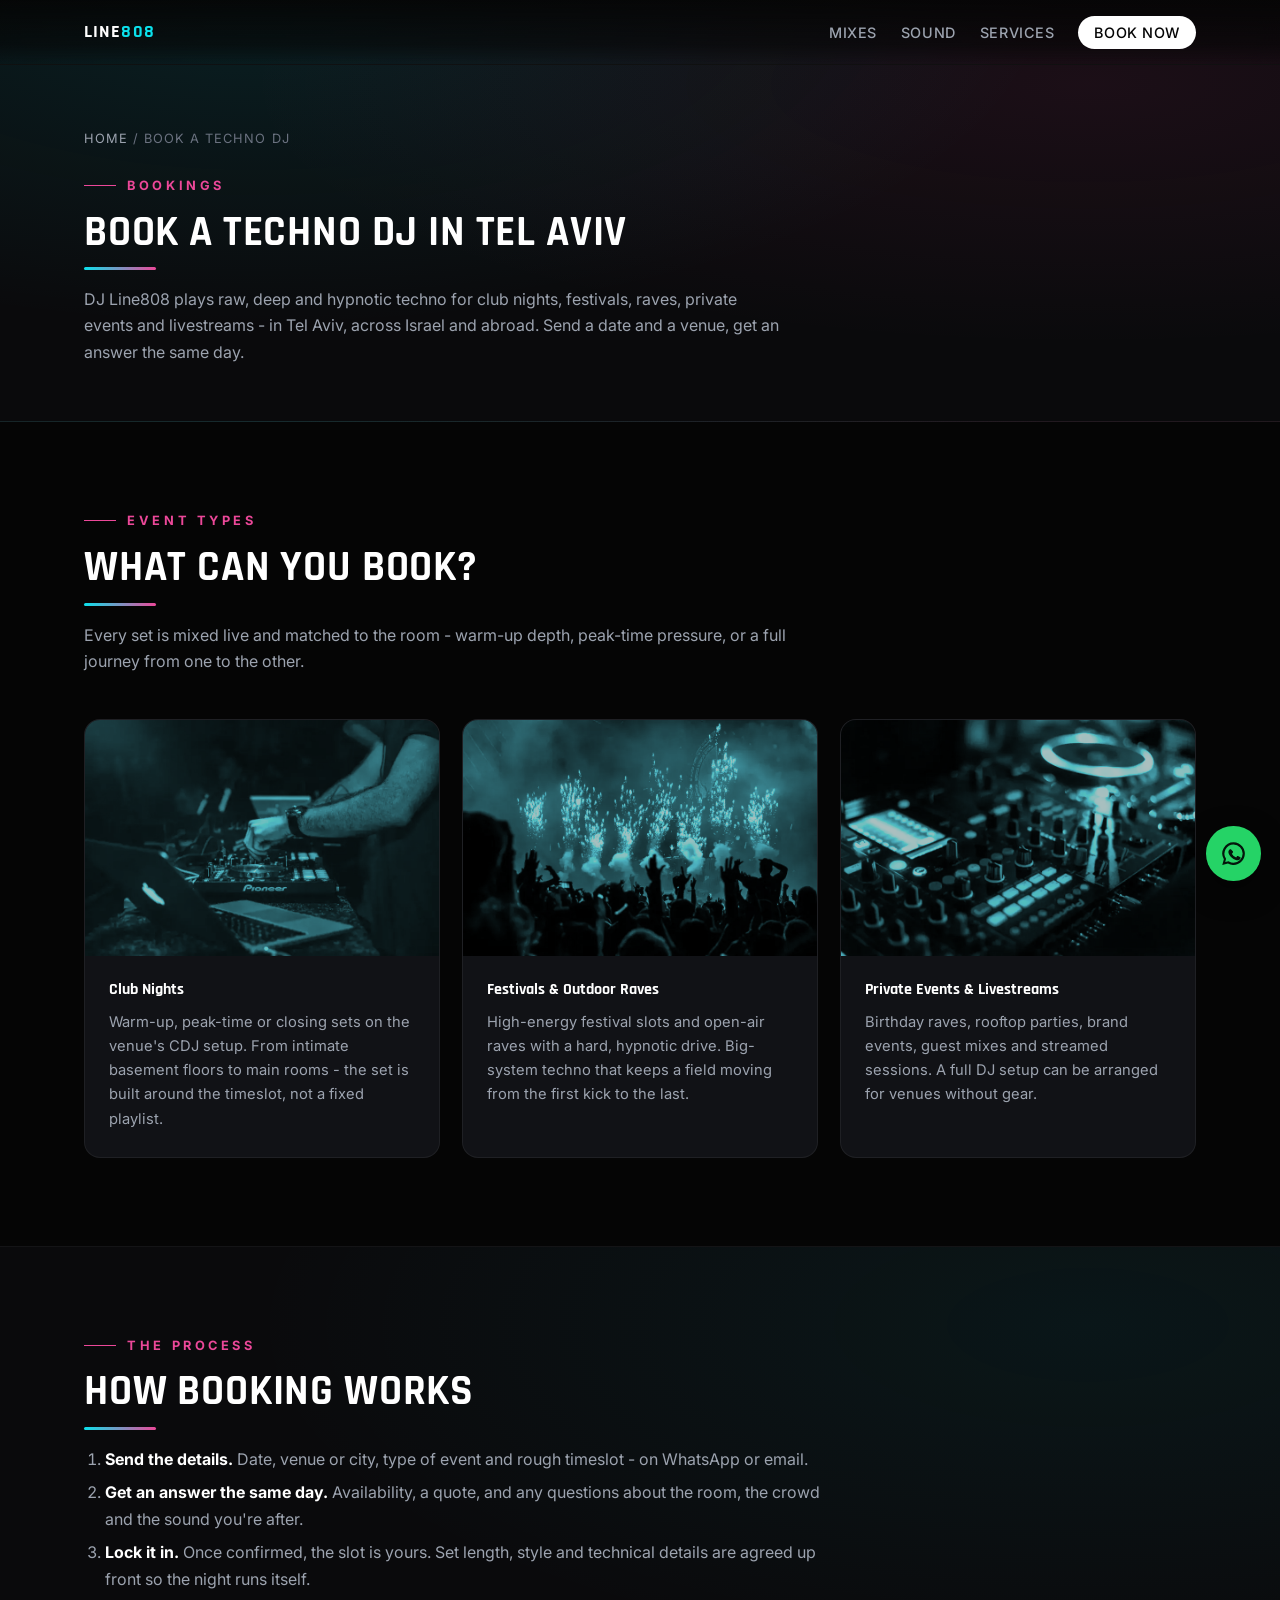
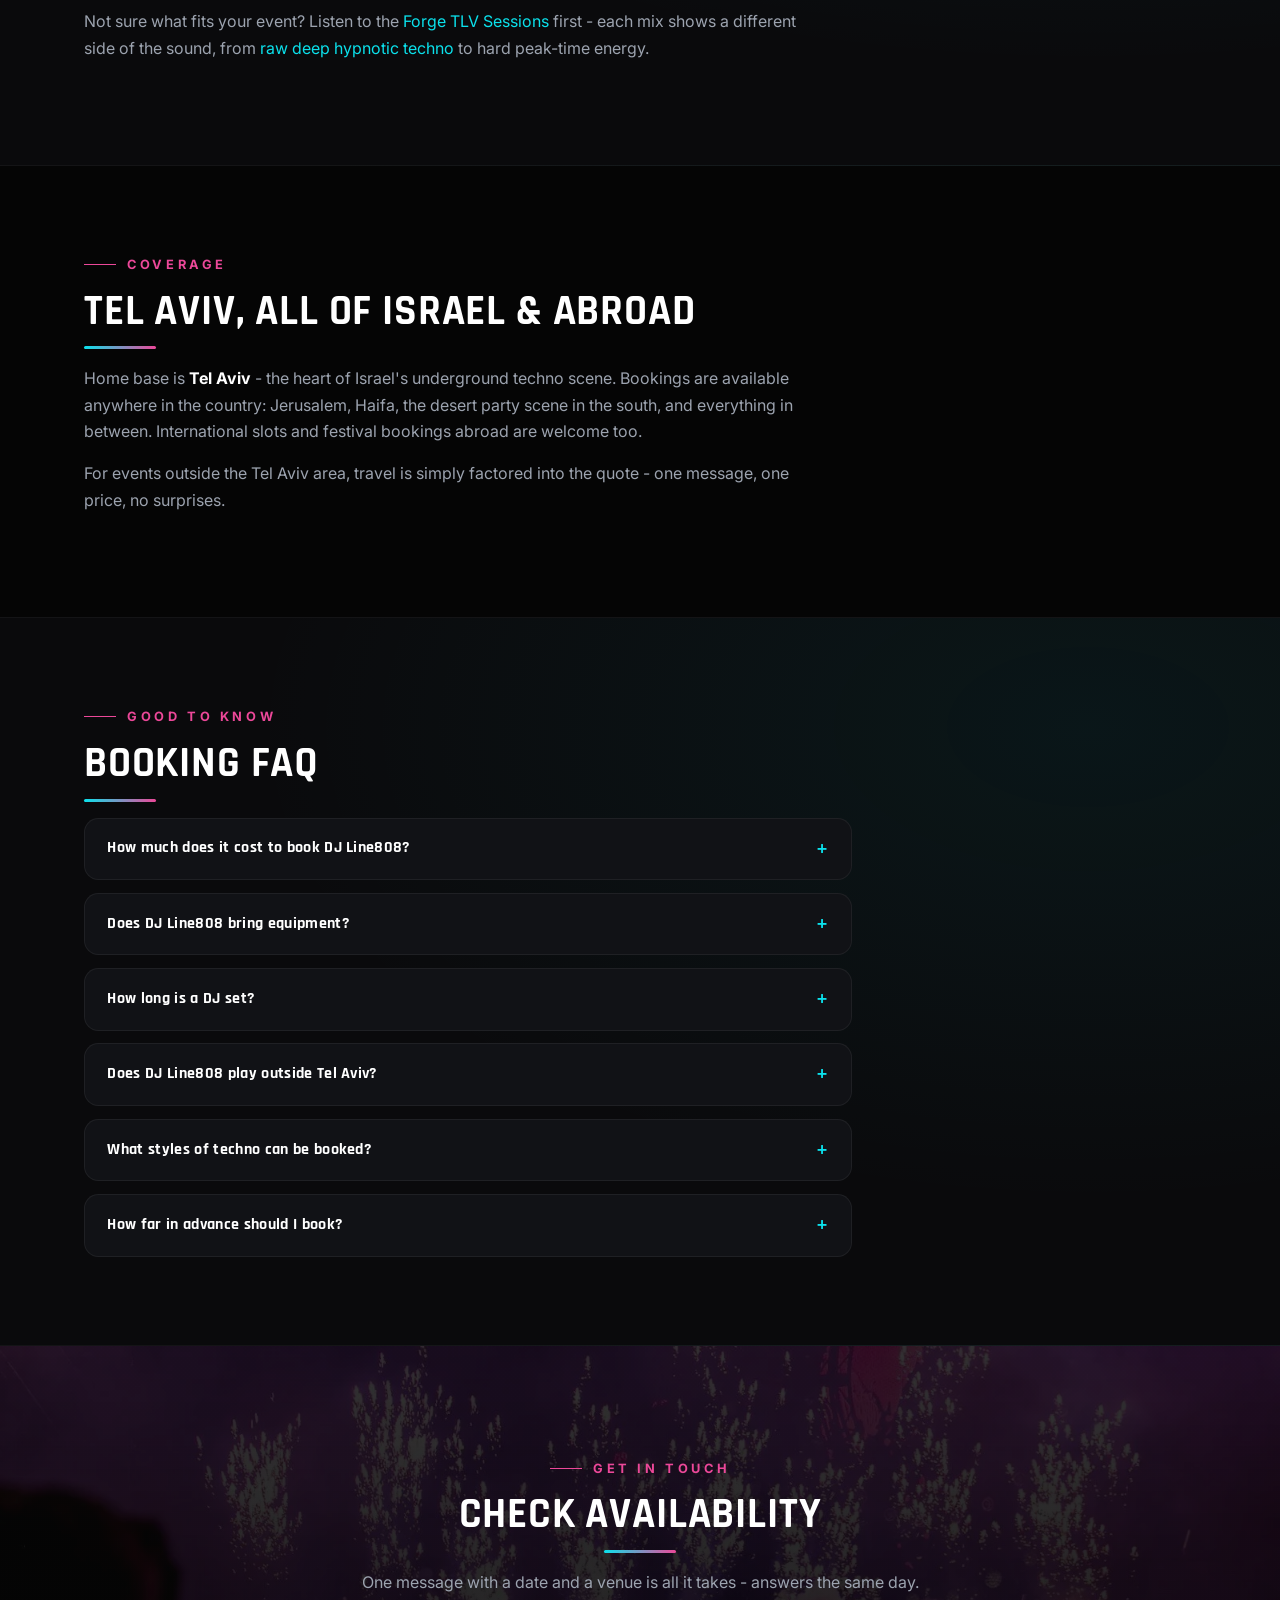
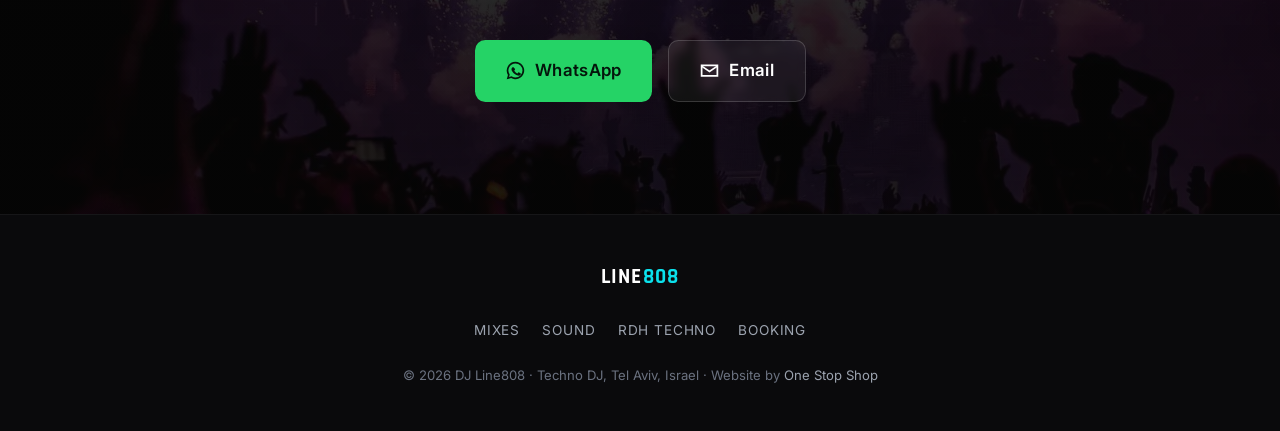
<file: book-techno-dj-tel-aviv/index.html>
<!doctype html>
<html lang="en">
  <head>
    <meta charset="UTF-8" />
    <meta name="viewport" content="width=device-width, initial-scale=1" />

    <title>Book a Techno DJ in Tel Aviv &amp; Israel | DJ Line808</title>
    <meta
      name="description"
      content="Book DJ Line808 - a techno DJ for club nights, festivals, raves, private parties and livestreams in Tel Aviv and across Israel. How booking works, what's included and answers to common questions."
    />
    <meta name="robots" content="index, follow" />
    <link rel="canonical" href="https://line808.com/book-techno-dj-tel-aviv/" />
    <meta name="theme-color" content="#050505" />

    <!-- Open Graph -->
    <meta property="og:type" content="website" />
    <meta property="og:site_name" content="DJ Line808" />
    <meta
      property="og:title"
      content="Book a Techno DJ in Tel Aviv &amp; Israel | DJ Line808"
    />
    <meta
      property="og:description"
      content="Club nights, festivals, raves, private events and livestreams. How booking DJ Line808 works, what's included and answers to common questions."
    />
    <meta
      property="og:url"
      content="https://line808.com/book-techno-dj-tel-aviv/"
    />
    <meta
      property="og:image"
      content="https://line808.com/assets/line808-og.jpg"
    />
    <meta property="og:image:width" content="1200" />
    <meta property="og:image:height" content="630" />

    <!-- Twitter -->
    <meta name="twitter:card" content="summary_large_image" />
    <meta
      name="twitter:title"
      content="Book a Techno DJ in Tel Aviv &amp; Israel | DJ Line808"
    />
    <meta
      name="twitter:description"
      content="Techno DJ for club nights, festivals, raves and private events across Israel."
    />
    <meta
      name="twitter:image"
      content="https://line808.com/assets/line808-og.jpg"
    />

    <!-- Icons / PWA -->
    <link rel="icon" href="/favicon.ico" sizes="any" />
    <link rel="icon" type="image/png" sizes="32x32" href="/favicon-32x32.png" />
    <link rel="icon" type="image/png" sizes="16x16" href="/favicon-16x16.png" />
    <link rel="apple-touch-icon" href="/apple-touch-icon.png" />
    <link rel="manifest" href="/site.webmanifest" />

    <!-- Fonts -->
    <link rel="preconnect" href="https://fonts.googleapis.com" />
    <link rel="preconnect" href="https://fonts.gstatic.com" crossorigin />
    <link
      rel="preload"
      as="style"
      href="https://fonts.googleapis.com/css2?family=Rajdhani:wght@500;600;700&family=Inter:wght@400;500;600&display=swap"
    />
    <link
      rel="stylesheet"
      href="https://fonts.googleapis.com/css2?family=Rajdhani:wght@500;600;700&family=Inter:wght@400;500;600&display=swap"
      media="print"
      onload="this.media='all'"
    />
    <noscript>
      <link
        rel="stylesheet"
        href="https://fonts.googleapis.com/css2?family=Rajdhani:wght@500;600;700&family=Inter:wght@400;500;600&display=swap"
      />
    </noscript>

    <link rel="stylesheet" href="/styles.min.css?v=14" />

    <!-- Google tag (gtag.js) -->
    <script
      async
      src="https://www.googletagmanager.com/gtag/js?id=G-BNFB6DFFDR"
    ></script>
    <script>
      window.dataLayer = window.dataLayer || [];
      function gtag() {
        dataLayer.push(arguments);
      }
      gtag("js", new Date());
      gtag("config", "G-BNFB6DFFDR");
    </script>

    <!-- Structured data: breadcrumbs + booking service + FAQ.
         Answers here must stay in sync with the visible FAQ below. -->
    <script type="application/ld+json">
      {
        "@context": "https://schema.org",
        "@graph": [
          {
            "@type": "BreadcrumbList",
            "itemListElement": [
              {
                "@type": "ListItem",
                "position": 1,
                "name": "DJ Line808",
                "item": "https://line808.com/"
              },
              {
                "@type": "ListItem",
                "position": 2,
                "name": "Book a Techno DJ",
                "item": "https://line808.com/book-techno-dj-tel-aviv/"
              }
            ]
          },
          {
            "@type": "Service",
            "name": "Techno DJ for events - DJ Line808",
            "serviceType": "DJ performance",
            "url": "https://line808.com/book-techno-dj-tel-aviv/",
            "provider": {
              "@type": "MusicGroup",
              "name": "DJ Line808",
              "url": "https://line808.com/",
              "genre": ["Techno", "Raw Techno", "Deep Techno", "Hypnotic Techno"]
            },
            "areaServed": [
              { "@type": "City", "name": "Tel Aviv" },
              { "@type": "Country", "name": "Israel" }
            ],
            "description": "Live techno DJ sets for club nights, festivals, raves, private events and livestreams - raw, deep and hypnotic techno mixed live."
          },
          {
            "@type": "FAQPage",
            "mainEntity": [
              {
                "@type": "Question",
                "name": "How much does it cost to book DJ Line808?",
                "acceptedAnswer": {
                  "@type": "Answer",
                  "text": "Rates depend on the type of event, set length, location and date. Send the details on WhatsApp or email and you will get a quote the same day - no obligation."
                }
              },
              {
                "@type": "Question",
                "name": "Does DJ Line808 bring equipment?",
                "acceptedAnswer": {
                  "@type": "Answer",
                  "text": "Both options work. In clubs and festivals the set is played on the venue's CDJ setup. For private events and locations without gear, a full DJ setup can be arranged as part of the booking."
                }
              },
              {
                "@type": "Question",
                "name": "How long is a DJ set?",
                "acceptedAnswer": {
                  "@type": "Answer",
                  "text": "Flexible - from a tight one-hour club or festival slot to an extended session for a private rave. Set length and style are agreed per event."
                }
              },
              {
                "@type": "Question",
                "name": "Does DJ Line808 play outside Tel Aviv?",
                "acceptedAnswer": {
                  "@type": "Answer",
                  "text": "Yes. Based in Tel Aviv and available across all of Israel - Jerusalem, Haifa, the south and everywhere in between - as well as for international slots."
                }
              },
              {
                "@type": "Question",
                "name": "What styles of techno can be booked?",
                "acceptedAnswer": {
                  "@type": "Answer",
                  "text": "The core sound is raw, deep and hypnotic techno around 130 BPM. For peak-time slots the sets push into harder, faster territory. Warm-up sets go deeper and more atmospheric. The set is always matched to the room and the timeslot."
                }
              },
              {
                "@type": "Question",
                "name": "How far in advance should I book?",
                "acceptedAnswer": {
                  "@type": "Answer",
                  "text": "The earlier the better, especially for weekend dates and festival season. Last-minute bookings are possible when the calendar allows - just ask."
                }
              }
            ]
          }
        ]
      }
    </script>
  </head>

  <body>
    <a class="skip-link" href="#event-types">Skip to content</a>

    <!-- SVG icon sprite -->
    <svg
      xmlns="http://www.w3.org/2000/svg"
      style="display: none"
      aria-hidden="true"
    >
      <symbol id="icon-whatsapp" viewBox="0 0 24 24">
        <path
          fill="currentColor"
          d="M12 2a10 10 0 00-8.6 15.1L2 22l5-1.3A10 10 0 1012 2zm0 2a8 8 0 110 16 8 8 0 01-4.1-1.1l-.3-.2-3 .8.8-2.9-.2-.3A8 8 0 0112 4zm-3 4.2c-.2 0-.5 0-.7.3-.2.3-.9.9-.9 2.1s.9 2.5 1 2.6c.1.2 1.8 2.9 4.5 4 2.2.9 2.7.7 3.2.7.5-.1 1.6-.7 1.8-1.3.2-.6.2-1.2.2-1.3l-.5-.3-1.8-.9c-.2-.1-.4-.1-.6.1l-.8 1c-.1.2-.3.2-.5.1a6.6 6.6 0 01-3.3-2.9c-.1-.2 0-.4.1-.5l.6-.7c.1-.2.1-.3.2-.5v-.5L10 8.6c-.2-.4-.4-.4-.6-.4h-.5z"
        />
      </symbol>
      <symbol id="icon-mail" viewBox="0 0 24 24">
        <path
          fill="none"
          stroke="currentColor"
          stroke-width="2"
          d="M3 6h18v12H3z"
        />
        <path
          fill="none"
          stroke="currentColor"
          stroke-width="2"
          d="M3 7l9 6 9-6"
        />
      </symbol>
      <symbol id="icon-play" viewBox="0 0 24 24">
        <path fill="currentColor" d="M8 5v14l11-7z" />
      </symbol>
    </svg>

    <div class="scroll-progress" aria-hidden="true"></div>
    <header class="site-header">
      <nav class="nav container" aria-label="Main navigation">
        <a class="brand" href="/" aria-label="DJ Line808 home">
          LINE<span class="brand-accent">808</span>
        </a>
        <ul class="nav-links">
          <li><a href="/mixes/">Mixes</a></li>
          <li><a href="/#sound">Sound</a></li>
          <li><a href="/#services">Services</a></li>
          <li><a class="nav-cta" href="#contact">Book Now</a></li>
        </ul>
      </nav>
    </header>

    <main>
      <section class="page-head">
        <div class="container">
          <nav class="breadcrumbs" aria-label="Breadcrumb">
            <a href="/">Home</a> / Book a Techno DJ
          </nav>
          <p class="section-kicker">Bookings</p>
          <h1 class="section-title">Book a Techno DJ in Tel Aviv</h1>
          <p class="section-lead">
            DJ Line808 plays raw, deep and hypnotic techno for club nights,
            festivals, raves, private events and livestreams - in Tel Aviv,
            across Israel and abroad. Send a date and a venue, get an answer the
            same day.
          </p>
        </div>
      </section>

      <section id="event-types" class="section" aria-labelledby="events-title">
        <div class="container">
          <p class="section-kicker reveal">Event types</p>
          <h2 id="events-title" class="section-title reveal">
            What Can You Book?
          </h2>
          <p class="section-lead reveal">
            Every set is mixed live and matched to the room - warm-up depth,
            peak-time pressure, or a full journey from one to the other.
          </p>

          <div class="service-grid">
            <article class="service-card reveal">
              <figure>
                <img
                  src="/images/dj-controller-club-night.webp"
                  alt="DJ mixing on a Pioneer controller during a club night"
                  width="800"
                  height="534"
                  loading="lazy"
                  decoding="async"
                />
              </figure>
              <div class="service-body">
                <h3>Club Nights</h3>
                <p>
                  Warm-up, peak-time or closing sets on the venue's CDJ setup.
                  From intimate basement floors to main rooms - the set is built
                  around the timeslot, not a fixed playlist.
                </p>
              </div>
            </article>
            <article class="service-card reveal">
              <figure>
                <img
                  src="/images/rave-crowd-festival-800.webp"
                  alt="Crowd dancing under purple lights and pyrotechnics at a rave festival"
                  width="800"
                  height="534"
                  loading="lazy"
                  decoding="async"
                />
              </figure>
              <div class="service-body">
                <h3>Festivals &amp; Outdoor Raves</h3>
                <p>
                  High-energy festival slots and open-air raves with a hard,
                  hypnotic drive. Big-system techno that keeps a field moving
                  from the first kick to the last.
                </p>
              </div>
            </article>
            <article class="service-card reveal">
              <figure>
                <img
                  src="/images/hero-dj-mixer-club-800.webp"
                  alt="CDJ decks and mixer glowing in a dark club booth"
                  width="800"
                  height="534"
                  loading="lazy"
                  decoding="async"
                />
              </figure>
              <div class="service-body">
                <h3>Private Events &amp; Livestreams</h3>
                <p>
                  Birthday raves, rooftop parties, brand events, guest mixes and
                  streamed sessions. A full DJ setup can be arranged for venues
                  without gear.
                </p>
              </div>
            </article>
          </div>
        </div>
      </section>

      <section
        class="section section-alt"
        aria-labelledby="how-title"
      >
        <div class="container">
          <p class="section-kicker reveal">The process</p>
          <h2 id="how-title" class="section-title reveal">How Booking Works</h2>
          <div class="prose reveal">
            <ol>
              <li>
                <strong>Send the details.</strong> Date, venue or city, type of
                event and rough timeslot - on WhatsApp or email.
              </li>
              <li>
                <strong>Get an answer the same day.</strong> Availability, a
                quote, and any questions about the room, the crowd and the
                sound you're after.
              </li>
              <li>
                <strong>Lock it in.</strong> Once confirmed, the slot is yours.
                Set length, style and technical details are agreed up front so
                the night runs itself.
              </li>
            </ol>
            <p>
              Not sure what fits your event? Listen to the
              <a href="/mixes/">Forge TLV Sessions</a> first - each mix shows a
              different side of the sound, from
              <a href="/raw-deep-hypnotic-techno/">raw deep hypnotic techno</a>
              to hard peak-time energy.
            </p>
          </div>
        </div>
      </section>

      <section class="section" aria-labelledby="areas-title">
        <div class="container">
          <p class="section-kicker reveal">Coverage</p>
          <h2 id="areas-title" class="section-title reveal">
            Tel Aviv, All of Israel &amp; Abroad
          </h2>
          <div class="prose reveal">
            <p>
              Home base is <strong>Tel Aviv</strong> - the heart of Israel's
              underground techno scene. Bookings are available anywhere in the
              country: Jerusalem, Haifa, the desert party scene in the south,
              and everything in between. International slots and festival
              bookings abroad are welcome too.
            </p>
            <p>
              For events outside the Tel Aviv area, travel is simply factored
              into the quote - one message, one price, no surprises.
            </p>
          </div>
        </div>
      </section>

      <section class="section section-alt" aria-labelledby="faq-title">
        <div class="container">
          <p class="section-kicker reveal">Good to know</p>
          <h2 id="faq-title" class="section-title reveal">
            Booking FAQ
          </h2>
          <div class="faq-list reveal">
            <details class="faq-item">
              <summary>How much does it cost to book DJ Line808?</summary>
              <p>
                Rates depend on the type of event, set length, location and
                date. Send the details on WhatsApp or email and you will get a
                quote the same day - no obligation.
              </p>
            </details>
            <details class="faq-item">
              <summary>Does DJ Line808 bring equipment?</summary>
              <p>
                Both options work. In clubs and festivals the set is played on
                the venue's CDJ setup. For private events and locations without
                gear, a full DJ setup can be arranged as part of the booking.
              </p>
            </details>
            <details class="faq-item">
              <summary>How long is a DJ set?</summary>
              <p>
                Flexible - from a tight one-hour club or festival slot to an
                extended session for a private rave. Set length and style are
                agreed per event.
              </p>
            </details>
            <details class="faq-item">
              <summary>Does DJ Line808 play outside Tel Aviv?</summary>
              <p>
                Yes. Based in Tel Aviv and available across all of Israel -
                Jerusalem, Haifa, the south and everywhere in between - as well
                as for international slots.
              </p>
            </details>
            <details class="faq-item">
              <summary>What styles of techno can be booked?</summary>
              <p>
                The core sound is
                <a href="/raw-deep-hypnotic-techno/"
                  >raw, deep and hypnotic techno</a
                >
                around 130 BPM. For peak-time slots the sets push into harder,
                faster territory. Warm-up sets go deeper and more atmospheric.
                The set is always matched to the room and the timeslot.
              </p>
            </details>
            <details class="faq-item">
              <summary>How far in advance should I book?</summary>
              <p>
                The earlier the better, especially for weekend dates and
                festival season. Last-minute bookings are possible when the
                calendar allows - just ask.
              </p>
            </details>
          </div>
        </div>
      </section>

      <section
        id="contact"
        class="section booking"
        aria-labelledby="contact-title"
      >
        <div class="booking-bg" aria-hidden="true"></div>
        <div class="container booking-inner">
          <p class="section-kicker reveal">Get in touch</p>
          <h2 id="contact-title" class="section-title reveal">
            Check Availability
          </h2>
          <p class="section-lead reveal">
            One message with a date and a venue is all it takes - answers the
            same day.
          </p>
          <div class="booking-actions reveal">
            <a class="btn btn-whatsapp btn-lg wa-link" href="#">
              <svg class="icon" aria-hidden="true">
                <use href="#icon-whatsapp" />
              </svg>
              WhatsApp
            </a>
            <a class="btn btn-ghost btn-lg email-link" href="#">
              <svg class="icon" aria-hidden="true">
                <use href="#icon-mail" />
              </svg>
              Email
            </a>
          </div>
          <noscript>
            <p class="booking-noscript">
              Contact links require JavaScript - or find DJ Line808 on
              <a href="https://soundcloud.com/line808" rel="noopener"
                >SoundCloud</a
              >
              /
              <a href="https://www.instagram.com/djline808" rel="noopener"
                >Instagram</a
              >.
            </p>
          </noscript>
        </div>
      </section>
    </main>

    <footer class="site-footer">
      <div class="container footer-inner">
        <p class="brand footer-brand">
          LINE<span class="brand-accent">808</span>
        </p>
        <ul class="footer-links" role="list" aria-label="Quick links">
          <li><a href="/mixes/">Mixes</a></li>
          <li><a href="/#sound">Sound</a></li>
          <li><a href="/raw-deep-hypnotic-techno/">RDH Techno</a></li>
          <li><a href="/book-techno-dj-tel-aviv/">Booking</a></li>
        </ul>
        <p class="footer-note">
          &copy; 2026 DJ Line808 &middot; Techno DJ, Tel Aviv, Israel &middot;
          Website by
          <a href="https://onestopshop.co.il" target="_blank" rel="noopener"
            >One Stop Shop</a
          >
        </p>
      </div>
    </footer>

    <a class="wa-float visible wa-link" href="#" aria-label="Chat on WhatsApp">
      <svg class="icon" aria-hidden="true"><use href="#icon-whatsapp" /></svg>
    </a>

    <script src="/script.min.js?v=13" defer></script>
  </body>
</html>
</file>
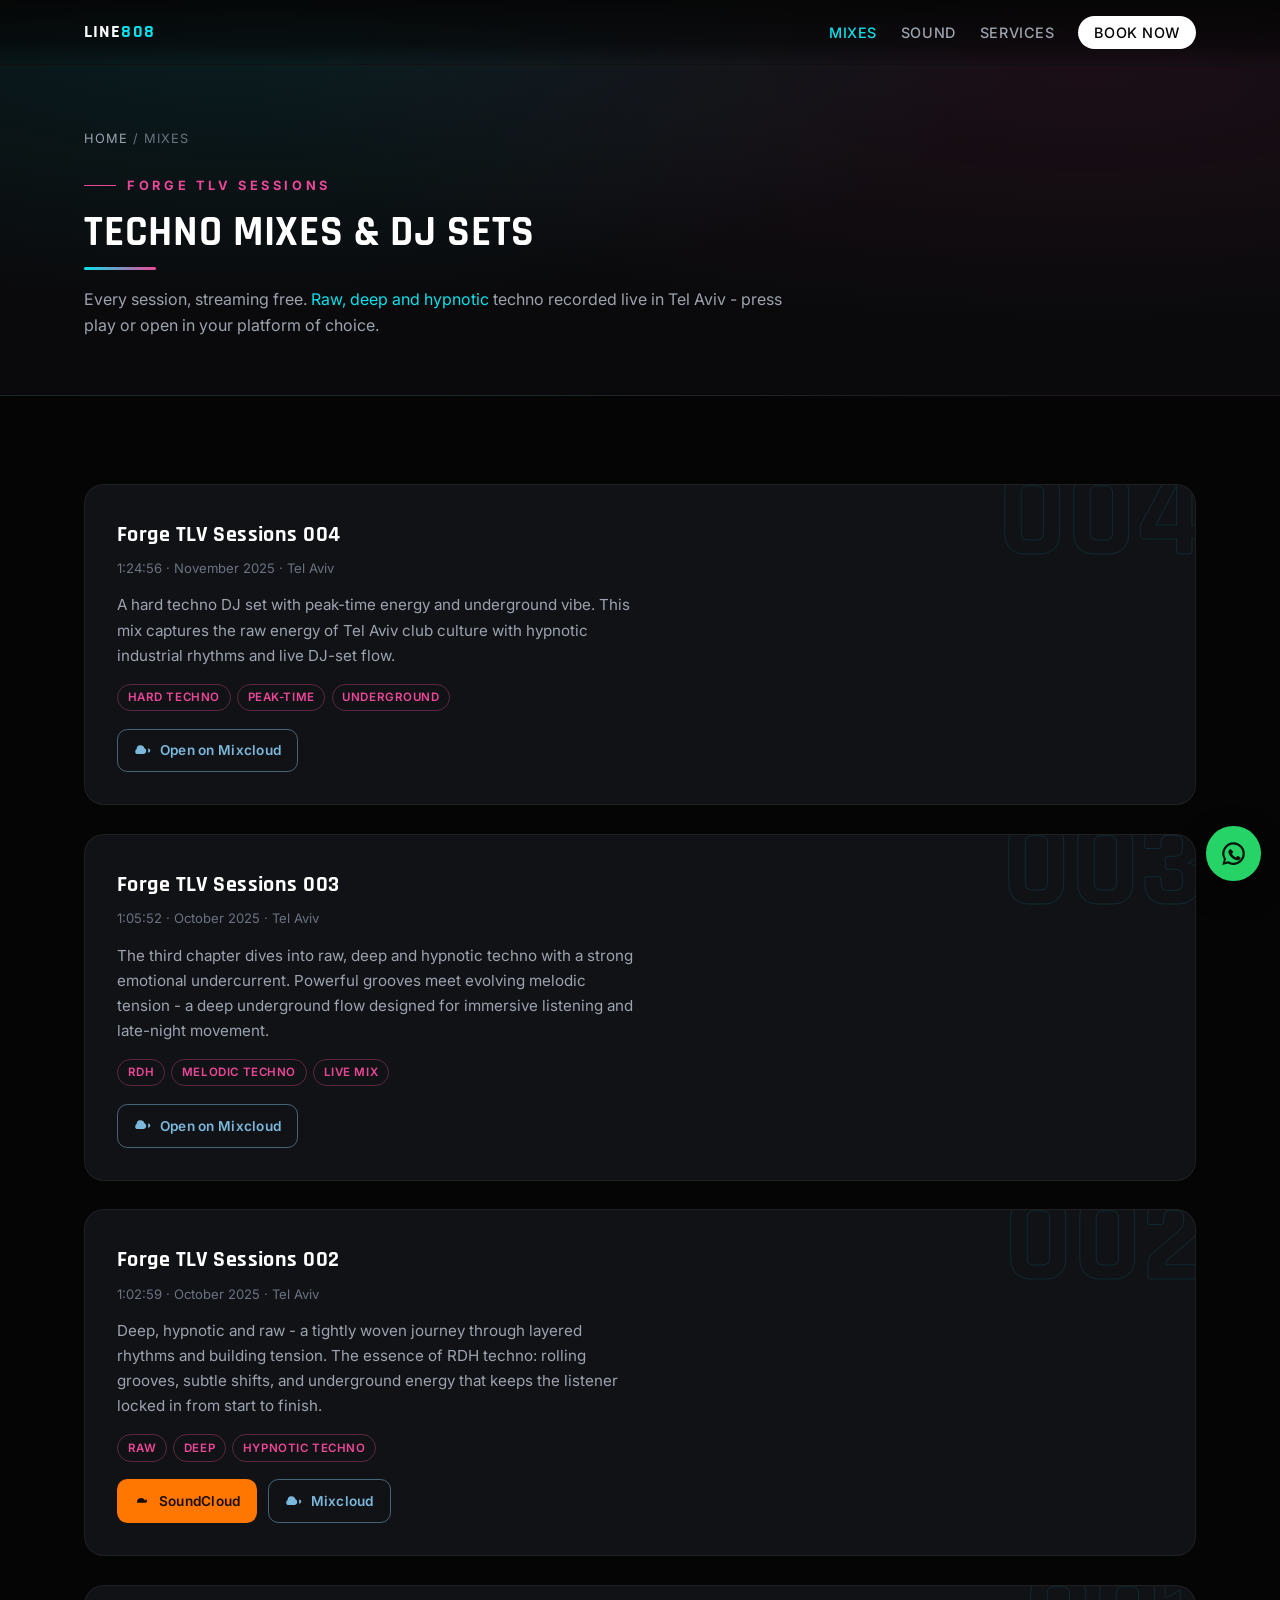
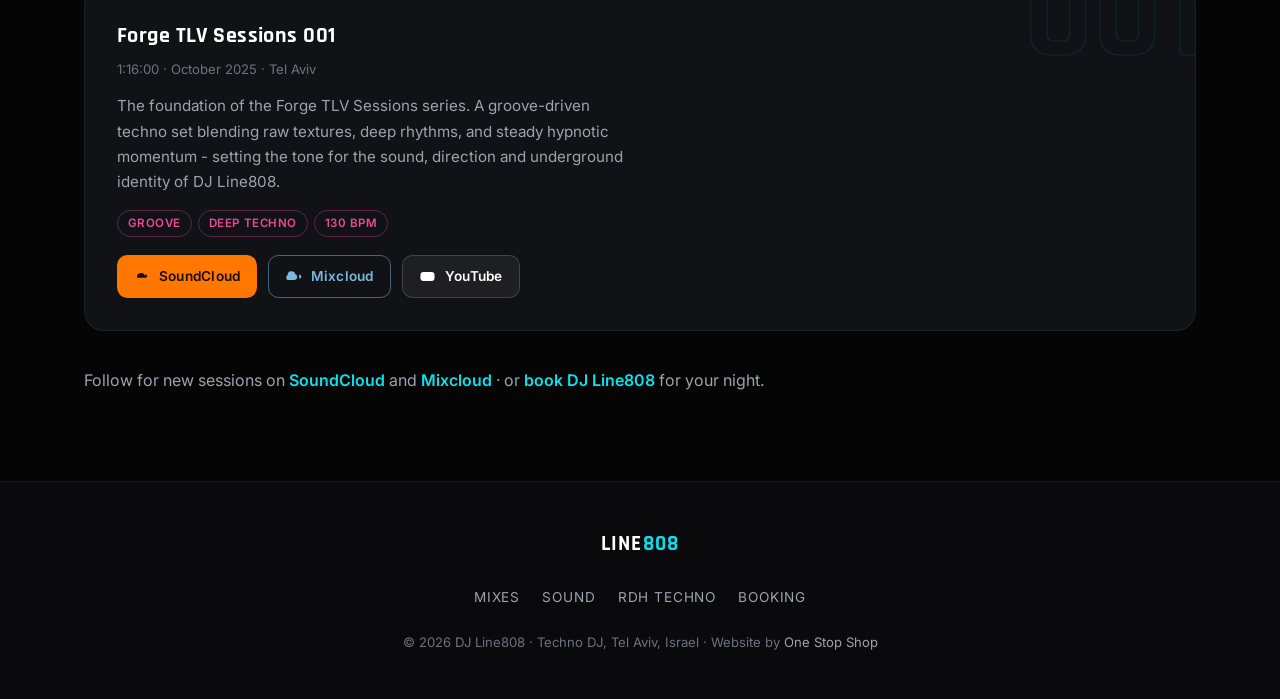
<file: mixes/index.html>
<!doctype html>
<html lang="en">
  <head>
    <meta charset="UTF-8" />
    <meta name="viewport" content="width=device-width, initial-scale=1" />

    <title>Techno Mixes &amp; DJ Sets - Forge TLV Sessions | DJ Line808</title>
    <meta
      name="description"
      content="Listen to the Forge TLV Sessions - raw, deep and hypnotic techno mixes by DJ Line808, recorded in Tel Aviv. Stream every set free on Mixcloud, SoundCloud and YouTube."
    />
    <meta name="robots" content="index, follow" />
    <link rel="canonical" href="https://line808.com/mixes/" />
    <meta name="theme-color" content="#050505" />

    <!-- Open Graph -->
    <meta property="og:type" content="website" />
    <meta property="og:site_name" content="DJ Line808" />
    <meta
      property="og:title"
      content="Techno Mixes - Forge TLV Sessions | DJ Line808"
    />
    <meta
      property="og:description"
      content="Raw, deep &amp; hypnotic techno mixes recorded in Tel Aviv. Stream every session free."
    />
    <meta property="og:url" content="https://line808.com/mixes/" />
    <meta
      property="og:image"
      content="https://line808.com/assets/line808-og.jpg"
    />
    <meta property="og:image:width" content="1200" />
    <meta property="og:image:height" content="630" />

    <!-- Twitter -->
    <meta name="twitter:card" content="summary_large_image" />
    <meta
      name="twitter:title"
      content="Techno Mixes - Forge TLV Sessions | DJ Line808"
    />
    <meta
      name="twitter:description"
      content="Raw, deep and hypnotic techno mixes from Tel Aviv."
    />
    <meta
      name="twitter:image"
      content="https://line808.com/assets/line808-og.jpg"
    />

    <!-- Icons / PWA -->
    <link rel="icon" href="/favicon.ico" sizes="any" />
    <link rel="icon" type="image/png" sizes="32x32" href="/favicon-32x32.png" />
    <link rel="icon" type="image/png" sizes="16x16" href="/favicon-16x16.png" />
    <link rel="apple-touch-icon" href="/apple-touch-icon.png" />
    <link rel="manifest" href="/site.webmanifest" />

    <!-- Fonts -->
    <link rel="preconnect" href="https://fonts.googleapis.com" />
    <link rel="preconnect" href="https://fonts.gstatic.com" crossorigin />
    <link
      rel="preload"
      as="style"
      href="https://fonts.googleapis.com/css2?family=Rajdhani:wght@500;600;700&family=Inter:wght@400;500;600&display=swap"
    />
    <link
      rel="stylesheet"
      href="https://fonts.googleapis.com/css2?family=Rajdhani:wght@500;600;700&family=Inter:wght@400;500;600&display=swap"
      media="print"
      onload="this.media='all'"
    />
    <noscript>
      <link
        rel="stylesheet"
        href="https://fonts.googleapis.com/css2?family=Rajdhani:wght@500;600;700&family=Inter:wght@400;500;600&display=swap"
      />
    </noscript>

    <link rel="stylesheet" href="/styles.min.css?v=14" />

    <!-- Google tag (gtag.js) -->
    <script
      async
      src="https://www.googletagmanager.com/gtag/js?id=G-BNFB6DFFDR"
    ></script>
    <script>
      window.dataLayer = window.dataLayer || [];
      function gtag() {
        dataLayer.push(arguments);
      }
      gtag("js", new Date());
      gtag("config", "G-BNFB6DFFDR");
    </script>

    <!-- Structured data: the mix archive as a playlist + breadcrumbs -->
    <script type="application/ld+json">
      {
        "@context": "https://schema.org",
        "@graph": [
          {
            "@type": "BreadcrumbList",
            "itemListElement": [
              {
                "@type": "ListItem",
                "position": 1,
                "name": "DJ Line808",
                "item": "https://line808.com/"
              },
              {
                "@type": "ListItem",
                "position": 2,
                "name": "Mixes",
                "item": "https://line808.com/mixes/"
              }
            ]
          },
          {
            "@type": "MusicPlaylist",
            "name": "Forge TLV Sessions - Techno Mixes by DJ Line808",
            "url": "https://line808.com/mixes/",
            "numTracks": 4,
            "track": [
              {
                "@type": "MusicRecording",
                "name": "Forge TLV Sessions 004",
                "description": "Hard techno DJ set with peak-time energy and underground vibe - hypnotic industrial rhythms and live DJ-set flow.",
                "duration": "PT1H24M56S",
                "datePublished": "2025-11-25",
                "genre": "Hard Techno",
                "url": "https://www.mixcloud.com/line808/dj-line808-forge-tlv-sessions-004-techno-mix-2025/",
                "byArtist": { "@type": "MusicGroup", "name": "DJ Line808" }
              },
              {
                "@type": "MusicRecording",
                "name": "Forge TLV Sessions 003",
                "description": "Raw, deep and hypnotic techno with a strong emotional undercurrent - powerful grooves and evolving melodic tension.",
                "duration": "PT1H5M52S",
                "datePublished": "2025-10-10",
                "genre": "Raw Deep Hypnotic Techno",
                "url": "https://www.mixcloud.com/line808/dj-line808-forge-tlv-sessions-003-techno-mix-2025/",
                "byArtist": { "@type": "MusicGroup", "name": "DJ Line808" }
              },
              {
                "@type": "MusicRecording",
                "name": "Forge TLV Sessions 002",
                "description": "Deep, hypnotic and raw - a tightly woven journey through layered rhythms and building tension.",
                "duration": "PT1H2M59S",
                "datePublished": "2025-10-20",
                "genre": "Raw Deep Hypnotic Techno",
                "url": "https://www.mixcloud.com/line808/line808-deep-signal-techno-mix-october-2025/",
                "byArtist": { "@type": "MusicGroup", "name": "DJ Line808" }
              },
              {
                "@type": "MusicRecording",
                "name": "Forge TLV Sessions 001",
                "description": "The foundation of the Forge TLV Sessions series - groove-driven techno blending raw textures, deep rhythms and hypnotic momentum.",
                "duration": "PT1H16M",
                "datePublished": "2025-10-10",
                "genre": "Deep Techno",
                "url": "https://www.mixcloud.com/line808/dj-line808-memory-circuit-dj-mix/",
                "byArtist": { "@type": "MusicGroup", "name": "DJ Line808" }
              }
            ]
          }
        ]
      }
    </script>
  </head>

  <body>
    <a class="skip-link" href="#sessions">Skip to content</a>

    <!-- SVG icon sprite -->
    <svg
      xmlns="http://www.w3.org/2000/svg"
      style="display: none"
      aria-hidden="true"
    >
      <symbol id="icon-soundcloud" viewBox="0 0 24 24">
        <path
          fill="currentColor"
          d="M17.5 10.5c-.3 0-.6 0-.9.1a4.4 4.4 0 00-4.4-3.6c-.5 0-1 .1-1.4.2a6 6 0 00-5.2 5.9 3 3 0 00.1.8H17.5a2.5 2.5 0 000-5z"
        />
      </symbol>
      <symbol id="icon-mixcloud" viewBox="0 0 24 24">
        <path
          fill="currentColor"
          d="M14.5 8.5a5.5 5.5 0 00-10.8 1.2v.3a3.8 3.8 0 00-2 3.3A3.7 3.7 0 005.4 17H14a4.5 4.5 0 00.5-8.5zM20 9a3 3 0 010 6"
        />
      </symbol>
      <symbol id="icon-youtube" viewBox="0 0 24 24">
        <path
          fill="currentColor"
          d="M10 15l5.2-3L10 9v6zm12-3c0-2-.2-3.4-.5-4.2a2.7 2.7 0 00-1.9-1.9C18.8 5.5 15.5 5.5 12 5.5s-6.8 0-7.6.4a2.7 2.7 0 00-1.9 1.9C2.2 8.6 2 10 2 12s.2 3.4.5 4.2a2.7 2.7 0 001.9 1.9c.8.4 4.1.4 7.6.4s6.8 0 7.6-.4a2.7 2.7 0 001.9-1.9c.3-.8.5-2.2.5-4.2z"
        />
      </symbol>
      <symbol id="icon-whatsapp" viewBox="0 0 24 24">
        <path
          fill="currentColor"
          d="M12 2a10 10 0 00-8.6 15.1L2 22l5-1.3A10 10 0 1012 2zm0 2a8 8 0 110 16 8 8 0 01-4.1-1.1l-.3-.2-3 .8.8-2.9-.2-.3A8 8 0 0112 4zm-3 4.2c-.2 0-.5 0-.7.3-.2.3-.9.9-.9 2.1s.9 2.5 1 2.6c.1.2 1.8 2.9 4.5 4 2.2.9 2.7.7 3.2.7.5-.1 1.6-.7 1.8-1.3.2-.6.2-1.2.2-1.3l-.5-.3-1.8-.9c-.2-.1-.4-.1-.6.1l-.8 1c-.1.2-.3.2-.5.1a6.6 6.6 0 01-3.3-2.9c-.1-.2 0-.4.1-.5l.6-.7c.1-.2.1-.3.2-.5v-.5L10 8.6c-.2-.4-.4-.4-.6-.4h-.5z"
        />
      </symbol>
    </svg>

    <div class="scroll-progress" aria-hidden="true"></div>
    <header class="site-header">
      <nav class="nav container" aria-label="Main navigation">
        <a class="brand" href="/" aria-label="DJ Line808 home">
          LINE<span class="brand-accent">808</span>
        </a>
        <ul class="nav-links">
          <li>
            <a href="/mixes/" class="active" aria-current="page">Mixes</a>
          </li>
          <li><a href="/#sound">Sound</a></li>
          <li><a href="/#services">Services</a></li>
          <li><a class="nav-cta" href="/#booking">Book Now</a></li>
        </ul>
      </nav>
    </header>

    <main>
      <section class="page-head">
        <div class="container">
          <nav class="breadcrumbs" aria-label="Breadcrumb">
            <a href="/">Home</a> / Mixes
          </nav>
          <p class="section-kicker">Forge TLV Sessions</p>
          <h1 class="section-title">Techno Mixes &amp; DJ Sets</h1>
          <p class="section-lead">
            Every session, streaming free.
            <a href="/raw-deep-hypnotic-techno/">Raw, deep and hypnotic</a>
            techno recorded live in Tel Aviv - press play or open in your
            platform of choice.
          </p>
        </div>
      </section>

      <section id="sessions" class="section" aria-label="All mixes">
        <div class="container">
          <article class="mix-full reveal" data-num="004">
            <div>
              <h2 class="mix-title">Forge TLV Sessions 004</h2>
              <p class="mix-meta">
                1:24:56 &middot; November 2025 &middot; Tel Aviv
              </p>
              <p class="mix-desc">
                A hard techno DJ set with peak-time energy and underground vibe.
                This mix captures the raw energy of Tel Aviv club culture with
                hypnotic industrial rhythms and live DJ-set flow.
              </p>
              <p class="mix-tags">
                <span>Hard Techno</span><span>Peak-Time</span
                ><span>Underground</span>
              </p>
              <div class="mix-links">
                <a
                  class="btn btn-mc listen-link"
                  data-platform="mixcloud"
                  data-mix="Forge TLV Sessions 004"
                  href="https://www.mixcloud.com/line808/dj-line808-forge-tlv-sessions-004-techno-mix-2025/"
                  target="_blank"
                  rel="noopener"
                >
                  <svg class="icon" aria-hidden="true">
                    <use href="#icon-mixcloud" />
                  </svg>
                  Open on Mixcloud
                </a>
              </div>
            </div>
            <div class="mix-embed">
              <iframe
                title="Forge TLV Sessions 004 - Mixcloud player"
                src="https://player-widget.mixcloud.com/widget/iframe/?hide_cover=1&light=0&feed=%2Fline808%2Fdj-line808-forge-tlv-sessions-004-techno-mix-2025%2F"
                loading="lazy"
              ></iframe>
            </div>
          </article>

          <article class="mix-full reveal" data-num="003">
            <div>
              <h2 class="mix-title">Forge TLV Sessions 003</h2>
              <p class="mix-meta">
                1:05:52 &middot; October 2025 &middot; Tel Aviv
              </p>
              <p class="mix-desc">
                The third chapter dives into raw, deep and hypnotic techno with
                a strong emotional undercurrent. Powerful grooves meet evolving
                melodic tension - a deep underground flow designed for immersive
                listening and late-night movement.
              </p>
              <p class="mix-tags">
                <span>RDH</span><span>Melodic Techno</span><span>Live Mix</span>
              </p>
              <div class="mix-links">
                <a
                  class="btn btn-mc listen-link"
                  data-platform="mixcloud"
                  data-mix="Forge TLV Sessions 003"
                  href="https://www.mixcloud.com/line808/dj-line808-forge-tlv-sessions-003-techno-mix-2025/"
                  target="_blank"
                  rel="noopener"
                >
                  <svg class="icon" aria-hidden="true">
                    <use href="#icon-mixcloud" />
                  </svg>
                  Open on Mixcloud
                </a>
              </div>
            </div>
            <div class="mix-embed">
              <iframe
                title="Forge TLV Sessions 003 - Mixcloud player"
                src="https://player-widget.mixcloud.com/widget/iframe/?hide_cover=1&light=0&feed=%2Fline808%2Fdj-line808-forge-tlv-sessions-003-techno-mix-2025%2F"
                loading="lazy"
              ></iframe>
            </div>
          </article>

          <article class="mix-full reveal" data-num="002">
            <div>
              <h2 class="mix-title">Forge TLV Sessions 002</h2>
              <p class="mix-meta">
                1:02:59 &middot; October 2025 &middot; Tel Aviv
              </p>
              <p class="mix-desc">
                Deep, hypnotic and raw - a tightly woven journey through layered
                rhythms and building tension. The essence of RDH techno: rolling
                grooves, subtle shifts, and underground energy that keeps the
                listener locked in from start to finish.
              </p>
              <p class="mix-tags">
                <span>Raw</span><span>Deep</span><span>Hypnotic Techno</span>
              </p>
              <div class="mix-links">
                <a
                  class="btn btn-sc listen-link"
                  data-platform="soundcloud"
                  data-mix="Forge TLV Sessions 002"
                  href="https://soundcloud.com/line808/deep-signal-dj-mix"
                  target="_blank"
                  rel="noopener"
                >
                  <svg class="icon" aria-hidden="true">
                    <use href="#icon-soundcloud" />
                  </svg>
                  SoundCloud
                </a>
                <a
                  class="btn btn-mc listen-link"
                  data-platform="mixcloud"
                  data-mix="Forge TLV Sessions 002"
                  href="https://www.mixcloud.com/line808/line808-deep-signal-techno-mix-october-2025/"
                  target="_blank"
                  rel="noopener"
                >
                  <svg class="icon" aria-hidden="true">
                    <use href="#icon-mixcloud" />
                  </svg>
                  Mixcloud
                </a>
              </div>
            </div>
            <div class="mix-embed">
              <iframe
                title="Forge TLV Sessions 002 - Mixcloud player"
                src="https://player-widget.mixcloud.com/widget/iframe/?hide_cover=1&light=0&feed=%2Fline808%2Fline808-deep-signal-techno-mix-october-2025%2F"
                loading="lazy"
              ></iframe>
            </div>
          </article>

          <article class="mix-full reveal" data-num="001">
            <div>
              <h2 class="mix-title">Forge TLV Sessions 001</h2>
              <p class="mix-meta">
                1:16:00 &middot; October 2025 &middot; Tel Aviv
              </p>
              <p class="mix-desc">
                The foundation of the Forge TLV Sessions series. A groove-driven
                techno set blending raw textures, deep rhythms, and steady
                hypnotic momentum - setting the tone for the sound, direction
                and underground identity of DJ Line808.
              </p>
              <p class="mix-tags">
                <span>Groove</span><span>Deep Techno</span><span>130 BPM</span>
              </p>
              <div class="mix-links">
                <a
                  class="btn btn-sc listen-link"
                  data-platform="soundcloud"
                  data-mix="Forge TLV Sessions 001"
                  href="https://soundcloud.com/line808/dj-set-2025-10"
                  target="_blank"
                  rel="noopener"
                >
                  <svg class="icon" aria-hidden="true">
                    <use href="#icon-soundcloud" />
                  </svg>
                  SoundCloud
                </a>
                <a
                  class="btn btn-mc listen-link"
                  data-platform="mixcloud"
                  data-mix="Forge TLV Sessions 001"
                  href="https://www.mixcloud.com/line808/dj-line808-memory-circuit-dj-mix/"
                  target="_blank"
                  rel="noopener"
                >
                  <svg class="icon" aria-hidden="true">
                    <use href="#icon-mixcloud" />
                  </svg>
                  Mixcloud
                </a>
                <a
                  class="btn btn-ghost listen-link"
                  data-platform="youtube"
                  data-mix="Forge TLV Sessions 001"
                  href="https://www.youtube.com/watch?v=9tWIqiRTVeE"
                  target="_blank"
                  rel="noopener"
                >
                  <svg class="icon" aria-hidden="true">
                    <use href="#icon-youtube" />
                  </svg>
                  YouTube
                </a>
              </div>
            </div>
            <div class="mix-embed">
              <iframe
                title="Forge TLV Sessions 001 - Mixcloud player"
                src="https://player-widget.mixcloud.com/widget/iframe/?hide_cover=1&light=0&feed=%2Fline808%2Fdj-line808-memory-circuit-dj-mix%2F"
                loading="lazy"
              ></iframe>
            </div>
          </article>

          <p class="mix-more reveal">
            Follow for new sessions on
            <a
              class="listen-link"
              data-platform="soundcloud"
              data-mix="archive"
              href="https://soundcloud.com/line808"
              target="_blank"
              rel="noopener"
              >SoundCloud</a
            >
            and
            <a
              class="listen-link"
              data-platform="mixcloud"
              data-mix="archive"
              href="https://mixcloud.com/line808"
              target="_blank"
              rel="noopener"
              >Mixcloud</a
            >
            &middot; or
            <a href="/book-techno-dj-tel-aviv/">book DJ Line808</a> for your
            night.
          </p>
        </div>
      </section>
    </main>

    <footer class="site-footer">
      <div class="container footer-inner">
        <p class="brand footer-brand">
          LINE<span class="brand-accent">808</span>
        </p>
        <ul class="footer-links" role="list" aria-label="Quick links">
          <li><a href="/mixes/">Mixes</a></li>
          <li><a href="/#sound">Sound</a></li>
          <li><a href="/raw-deep-hypnotic-techno/">RDH Techno</a></li>
          <li><a href="/book-techno-dj-tel-aviv/">Booking</a></li>
        </ul>
        <p class="footer-note">
          &copy; 2026 DJ Line808 &middot; Techno DJ, Tel Aviv, Israel &middot;
          Website by
          <a href="https://onestopshop.co.il" target="_blank" rel="noopener"
            >One Stop Shop</a
          >
        </p>
      </div>
    </footer>

    <a class="wa-float visible wa-link" href="#" aria-label="Chat on WhatsApp">
      <svg class="icon" aria-hidden="true"><use href="#icon-whatsapp" /></svg>
    </a>

    <script src="/script.min.js?v=13" defer></script>
  </body>
</html>
</file>
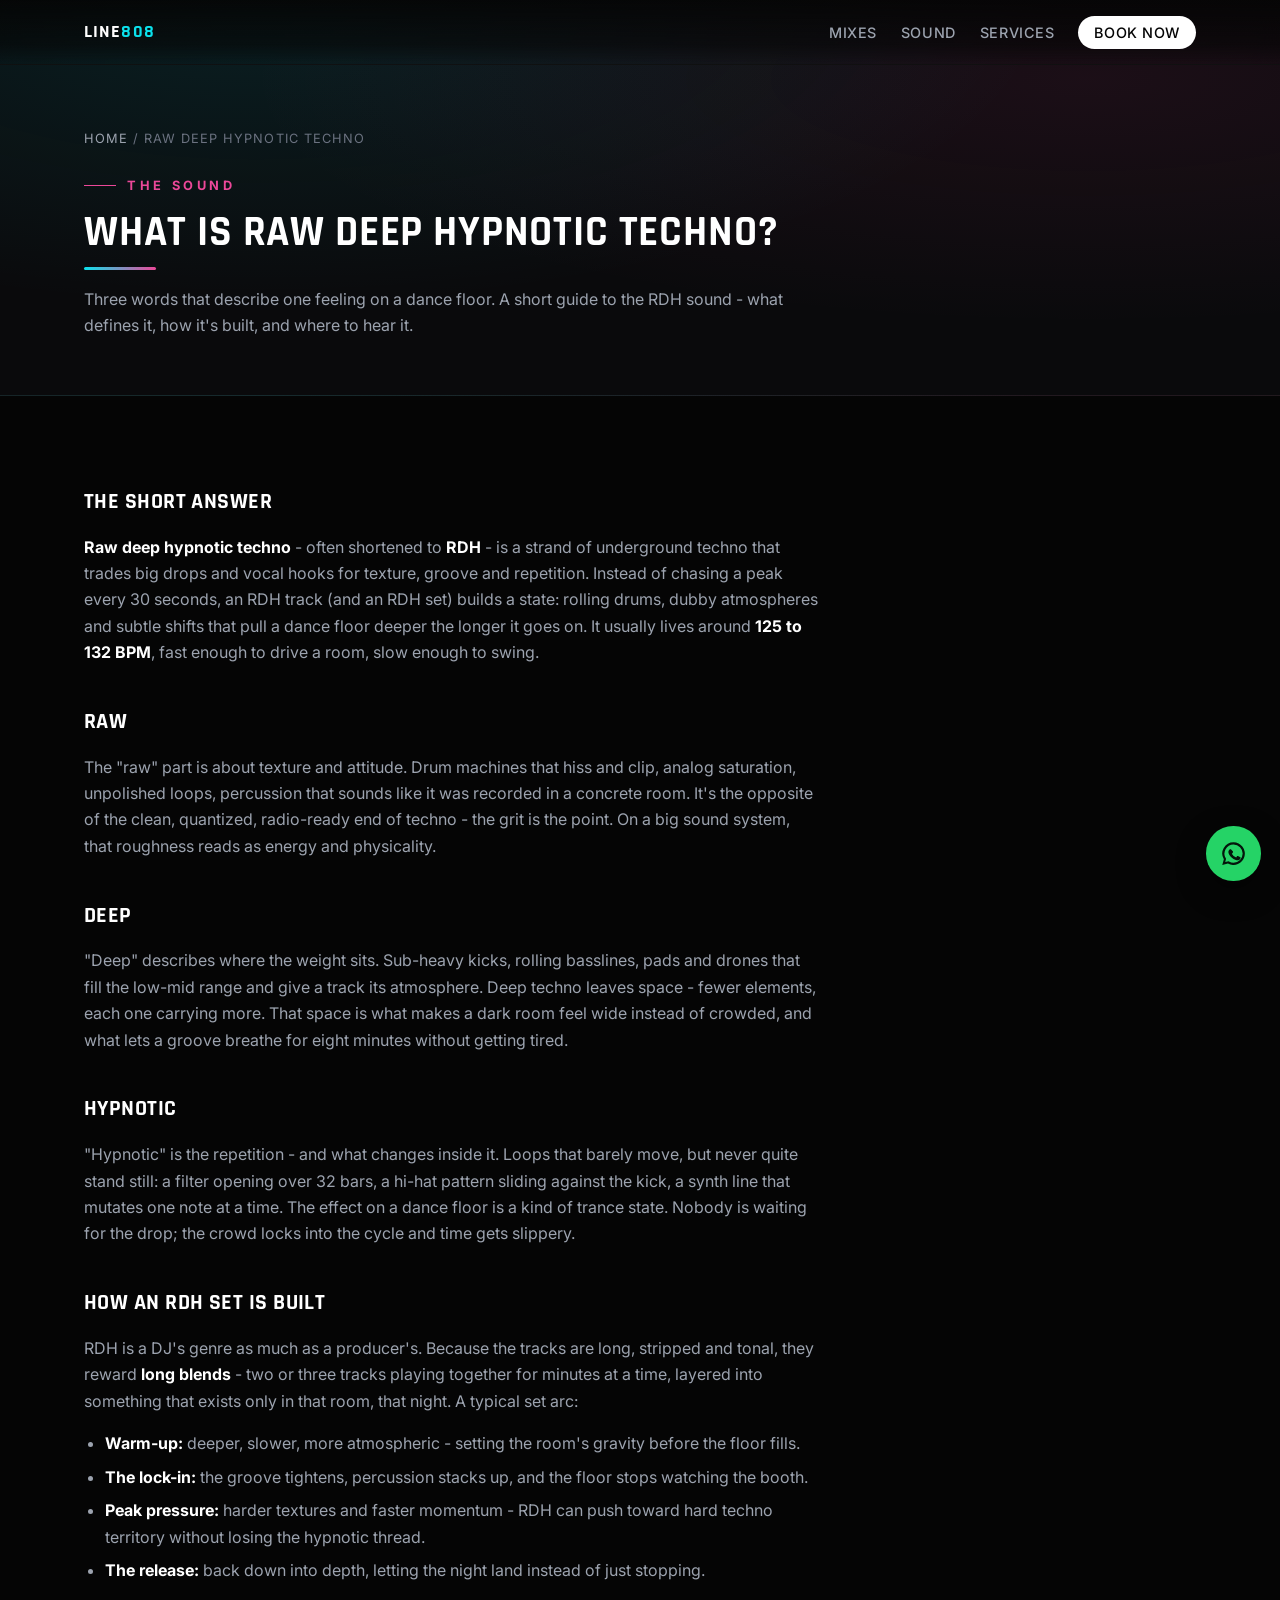
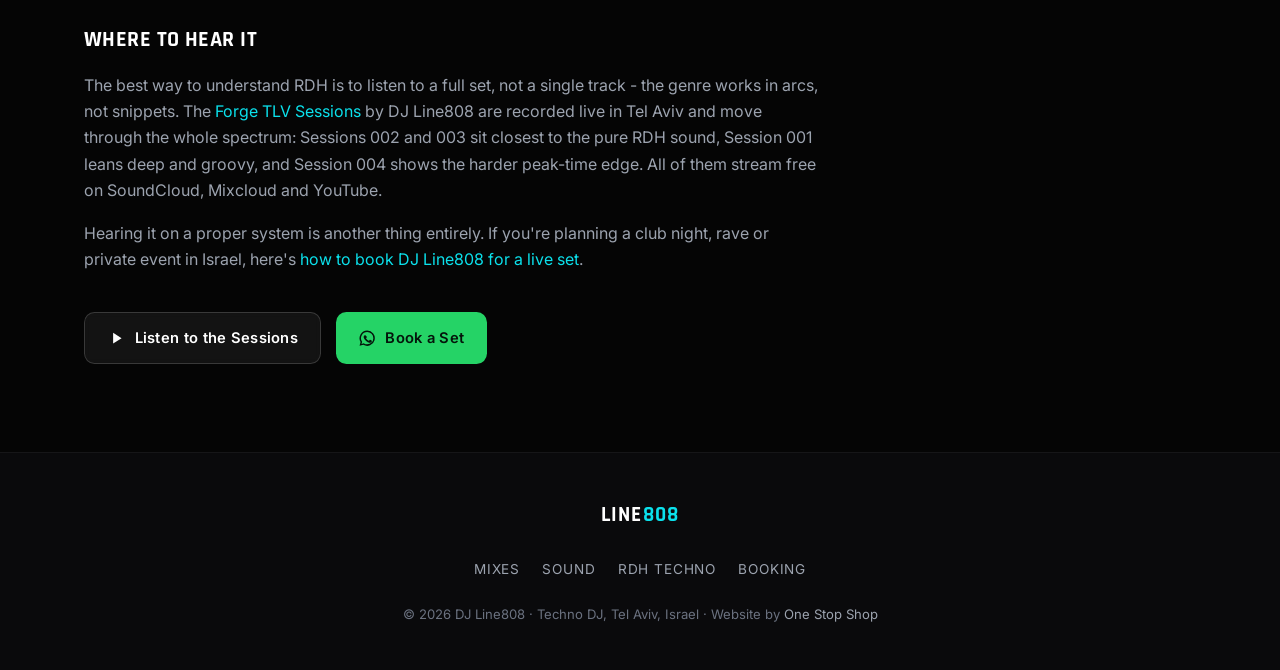
<file: raw-deep-hypnotic-techno/index.html>
<!doctype html>
<html lang="en">
  <head>
    <meta charset="UTF-8" />
    <meta name="viewport" content="width=device-width, initial-scale=1" />

    <title>What Is Raw Deep Hypnotic Techno? RDH Explained | DJ Line808</title>
    <meta
      name="description"
      content="Raw deep hypnotic techno (RDH) explained: what defines the sound, the typical BPM, how a set is structured, and where to hear it - by DJ Line808, a techno DJ from Tel Aviv."
    />
    <meta name="robots" content="index, follow" />
    <link rel="canonical" href="https://line808.com/raw-deep-hypnotic-techno/" />
    <meta name="theme-color" content="#050505" />

    <!-- Open Graph -->
    <meta property="og:type" content="article" />
    <meta property="og:site_name" content="DJ Line808" />
    <meta
      property="og:title"
      content="What Is Raw Deep Hypnotic Techno? | DJ Line808"
    />
    <meta
      property="og:description"
      content="The RDH sound explained: raw textures, deep grooves, hypnotic repetition - and how it plays out on a dance floor."
    />
    <meta
      property="og:url"
      content="https://line808.com/raw-deep-hypnotic-techno/"
    />
    <meta
      property="og:image"
      content="https://line808.com/assets/line808-og.jpg"
    />
    <meta property="og:image:width" content="1200" />
    <meta property="og:image:height" content="630" />

    <!-- Twitter -->
    <meta name="twitter:card" content="summary_large_image" />
    <meta
      name="twitter:title"
      content="What Is Raw Deep Hypnotic Techno? | DJ Line808"
    />
    <meta
      name="twitter:description"
      content="Raw textures, deep grooves, hypnotic repetition - the RDH techno sound explained."
    />
    <meta
      name="twitter:image"
      content="https://line808.com/assets/line808-og.jpg"
    />

    <!-- Icons / PWA -->
    <link rel="icon" href="/favicon.ico" sizes="any" />
    <link rel="icon" type="image/png" sizes="32x32" href="/favicon-32x32.png" />
    <link rel="icon" type="image/png" sizes="16x16" href="/favicon-16x16.png" />
    <link rel="apple-touch-icon" href="/apple-touch-icon.png" />
    <link rel="manifest" href="/site.webmanifest" />

    <!-- Fonts -->
    <link rel="preconnect" href="https://fonts.googleapis.com" />
    <link rel="preconnect" href="https://fonts.gstatic.com" crossorigin />
    <link
      rel="preload"
      as="style"
      href="https://fonts.googleapis.com/css2?family=Rajdhani:wght@500;600;700&family=Inter:wght@400;500;600&display=swap"
    />
    <link
      rel="stylesheet"
      href="https://fonts.googleapis.com/css2?family=Rajdhani:wght@500;600;700&family=Inter:wght@400;500;600&display=swap"
      media="print"
      onload="this.media='all'"
    />
    <noscript>
      <link
        rel="stylesheet"
        href="https://fonts.googleapis.com/css2?family=Rajdhani:wght@500;600;700&family=Inter:wght@400;500;600&display=swap"
      />
    </noscript>

    <link rel="stylesheet" href="/styles.min.css?v=14" />

    <!-- Google tag (gtag.js) -->
    <script
      async
      src="https://www.googletagmanager.com/gtag/js?id=G-BNFB6DFFDR"
    ></script>
    <script>
      window.dataLayer = window.dataLayer || [];
      function gtag() {
        dataLayer.push(arguments);
      }
      gtag("js", new Date());
      gtag("config", "G-BNFB6DFFDR");
    </script>

    <!-- Structured data: breadcrumbs + article -->
    <script type="application/ld+json">
      {
        "@context": "https://schema.org",
        "@graph": [
          {
            "@type": "BreadcrumbList",
            "itemListElement": [
              {
                "@type": "ListItem",
                "position": 1,
                "name": "DJ Line808",
                "item": "https://line808.com/"
              },
              {
                "@type": "ListItem",
                "position": 2,
                "name": "Raw Deep Hypnotic Techno",
                "item": "https://line808.com/raw-deep-hypnotic-techno/"
              }
            ]
          },
          {
            "@type": "Article",
            "headline": "What Is Raw Deep Hypnotic Techno?",
            "description": "The RDH techno sound explained: raw textures, deep grooves, hypnotic repetition, typical BPM and how a set is structured.",
            "url": "https://line808.com/raw-deep-hypnotic-techno/",
            "image": "https://line808.com/assets/line808-og.jpg",
            "datePublished": "2026-09-01",
            "dateModified": "2026-09-01",
            "author": {
              "@type": "Person",
              "name": "DJ Line808",
              "url": "https://line808.com/"
            },
            "publisher": {
              "@type": "MusicGroup",
              "name": "DJ Line808",
              "url": "https://line808.com/"
            }
          }
        ]
      }
    </script>
  </head>

  <body>
    <a class="skip-link" href="#article">Skip to content</a>

    <!-- SVG icon sprite -->
    <svg
      xmlns="http://www.w3.org/2000/svg"
      style="display: none"
      aria-hidden="true"
    >
      <symbol id="icon-whatsapp" viewBox="0 0 24 24">
        <path
          fill="currentColor"
          d="M12 2a10 10 0 00-8.6 15.1L2 22l5-1.3A10 10 0 1012 2zm0 2a8 8 0 110 16 8 8 0 01-4.1-1.1l-.3-.2-3 .8.8-2.9-.2-.3A8 8 0 0112 4zm-3 4.2c-.2 0-.5 0-.7.3-.2.3-.9.9-.9 2.1s.9 2.5 1 2.6c.1.2 1.8 2.9 4.5 4 2.2.9 2.7.7 3.2.7.5-.1 1.6-.7 1.8-1.3.2-.6.2-1.2.2-1.3l-.5-.3-1.8-.9c-.2-.1-.4-.1-.6.1l-.8 1c-.1.2-.3.2-.5.1a6.6 6.6 0 01-3.3-2.9c-.1-.2 0-.4.1-.5l.6-.7c.1-.2.1-.3.2-.5v-.5L10 8.6c-.2-.4-.4-.4-.6-.4h-.5z"
        />
      </symbol>
      <symbol id="icon-play" viewBox="0 0 24 24">
        <path fill="currentColor" d="M8 5v14l11-7z" />
      </symbol>
    </svg>

    <div class="scroll-progress" aria-hidden="true"></div>
    <header class="site-header">
      <nav class="nav container" aria-label="Main navigation">
        <a class="brand" href="/" aria-label="DJ Line808 home">
          LINE<span class="brand-accent">808</span>
        </a>
        <ul class="nav-links">
          <li><a href="/mixes/">Mixes</a></li>
          <li><a href="/#sound">Sound</a></li>
          <li><a href="/#services">Services</a></li>
          <li><a class="nav-cta" href="/#booking">Book Now</a></li>
        </ul>
      </nav>
    </header>

    <main>
      <section class="page-head">
        <div class="container">
          <nav class="breadcrumbs" aria-label="Breadcrumb">
            <a href="/">Home</a> / Raw Deep Hypnotic Techno
          </nav>
          <p class="section-kicker">The sound</p>
          <h1 class="section-title">What Is Raw Deep Hypnotic Techno?</h1>
          <p class="section-lead">
            Three words that describe one feeling on a dance floor. A short
            guide to the RDH sound - what defines it, how it's built, and where
            to hear it.
          </p>
        </div>
      </section>

      <section id="article" class="section" aria-label="Article">
        <div class="container">
          <div class="prose">
            <h2>The Short Answer</h2>
            <p>
              <strong>Raw deep hypnotic techno</strong> - often shortened to
              <strong>RDH</strong> - is a strand of underground techno that
              trades big drops and vocal hooks for texture, groove and
              repetition. Instead of chasing a peak every 30 seconds, an RDH
              track (and an RDH set) builds a state: rolling drums, dubby
              atmospheres and subtle shifts that pull a dance floor deeper the
              longer it goes on. It usually lives around
              <strong>125 to 132 BPM</strong>, fast enough to drive a room, slow
              enough to swing.
            </p>

            <h2>Raw</h2>
            <p>
              The "raw" part is about texture and attitude. Drum machines that
              hiss and clip, analog saturation, unpolished loops, percussion
              that sounds like it was recorded in a concrete room. It's the
              opposite of the clean, quantized, radio-ready end of techno - the
              grit is the point. On a big sound system, that roughness reads as
              energy and physicality.
            </p>

            <h2>Deep</h2>
            <p>
              "Deep" describes where the weight sits. Sub-heavy kicks, rolling
              basslines, pads and drones that fill the low-mid range and give a
              track its atmosphere. Deep techno leaves space - fewer elements,
              each one carrying more. That space is what makes a dark room feel
              wide instead of crowded, and what lets a groove breathe for eight
              minutes without getting tired.
            </p>

            <h2>Hypnotic</h2>
            <p>
              "Hypnotic" is the repetition - and what changes inside it. Loops
              that barely move, but never quite stand still: a filter opening
              over 32 bars, a hi-hat pattern sliding against the kick, a synth
              line that mutates one note at a time. The effect on a dance floor
              is a kind of trance state. Nobody is waiting for the drop; the
              crowd locks into the cycle and time gets slippery.
            </p>

            <h2>How an RDH Set Is Built</h2>
            <p>
              RDH is a DJ's genre as much as a producer's. Because the tracks
              are long, stripped and tonal, they reward
              <strong>long blends</strong> - two or three tracks playing
              together for minutes at a time, layered into something that exists
              only in that room, that night. A typical set arc:
            </p>
            <ul>
              <li>
                <strong>Warm-up:</strong> deeper, slower, more atmospheric -
                setting the room's gravity before the floor fills.
              </li>
              <li>
                <strong>The lock-in:</strong> the groove tightens, percussion
                stacks up, and the floor stops watching the booth.
              </li>
              <li>
                <strong>Peak pressure:</strong> harder textures and faster
                momentum - RDH can push toward hard techno territory without
                losing the hypnotic thread.
              </li>
              <li>
                <strong>The release:</strong> back down into depth, letting the
                night land instead of just stopping.
              </li>
            </ul>

            <h2>Where to Hear It</h2>
            <p>
              The best way to understand RDH is to listen to a full set, not a
              single track - the genre works in arcs, not snippets. The
              <a href="/mixes/">Forge TLV Sessions</a> by DJ Line808 are
              recorded live in Tel Aviv and move through the whole spectrum:
              Sessions 002 and 003 sit closest to the pure RDH sound, Session
              001 leans deep and groovy, and Session 004 shows the harder
              peak-time edge. All of them stream free on SoundCloud, Mixcloud
              and YouTube.
            </p>
            <p>
              Hearing it on a proper system is another thing entirely. If
              you're planning a club night, rave or private event in Israel,
              here's
              <a href="/book-techno-dj-tel-aviv/"
                >how to book DJ Line808 for a live set</a
              >.
            </p>
          </div>

          <div class="hero-actions" style="margin-top: 2.5rem">
            <a class="btn btn-ghost" href="/mixes/">
              <svg class="icon" aria-hidden="true">
                <use href="#icon-play" />
              </svg>
              Listen to the Sessions
            </a>
            <a class="btn btn-whatsapp wa-link" href="#">
              <svg class="icon" aria-hidden="true">
                <use href="#icon-whatsapp" />
              </svg>
              Book a Set
            </a>
          </div>
        </div>
      </section>
    </main>

    <footer class="site-footer">
      <div class="container footer-inner">
        <p class="brand footer-brand">
          LINE<span class="brand-accent">808</span>
        </p>
        <ul class="footer-links" role="list" aria-label="Quick links">
          <li><a href="/mixes/">Mixes</a></li>
          <li><a href="/#sound">Sound</a></li>
          <li><a href="/raw-deep-hypnotic-techno/">RDH Techno</a></li>
          <li><a href="/book-techno-dj-tel-aviv/">Booking</a></li>
        </ul>
        <p class="footer-note">
          &copy; 2026 DJ Line808 &middot; Techno DJ, Tel Aviv, Israel &middot;
          Website by
          <a href="https://onestopshop.co.il" target="_blank" rel="noopener"
            >One Stop Shop</a
          >
        </p>
      </div>
    </footer>

    <a class="wa-float visible wa-link" href="#" aria-label="Chat on WhatsApp">
      <svg class="icon" aria-hidden="true"><use href="#icon-whatsapp" /></svg>
    </a>

    <script src="/script.min.js?v=13" defer></script>
  </body>
</html>
</file>
<file: styles.min.css>
:root{--dark: #050505;--surface: #0a0a0c;--surface-2: #111216;--surface-3: #1a1b1f;--primary: #0be1ec;--primary-dark: #08a8b3;--accent: #ec4899;--text: #ffffff;--text-muted: #9ca3af;--text-subtle: #6b7280;--border: rgba(11, 225, 236, .18);--font-display: "Rajdhani", "Arial Narrow", sans-serif;--font-body: "Inter", -apple-system, "Segoe UI", Roboto, sans-serif;--container: 72rem}*{margin:0;padding:0;box-sizing:border-box}::selection{background:#0be1ec59;color:#fff}::-webkit-scrollbar{width:10px}::-webkit-scrollbar-track{background:var(--surface)}::-webkit-scrollbar-thumb{background:var(--surface-3);border-radius:5px}::-webkit-scrollbar-thumb:hover{background:var(--primary-dark)}html{scroll-behavior:smooth;scroll-padding-top:5rem}body{background:var(--dark);color:var(--text);font-family:var(--font-body);font-size:1rem;line-height:1.65;-webkit-font-smoothing:antialiased}img{max-width:100%;height:auto;display:block}a{color:var(--primary);text-decoration:none}.container{max-width:var(--container);margin-inline:auto;padding-inline:1.25rem}.icon{width:1.25em;height:1.25em;flex:none}.skip-link{position:absolute;left:-999px;top:0;z-index:100;background:var(--primary);color:#fff;padding:.6rem 1rem;border-radius:0 0 .5rem}.skip-link:focus{left:0}:focus-visible{outline:2px solid var(--accent);outline-offset:3px}.scroll-progress{position:fixed;top:0;left:0;z-index:60;height:2px;width:100%;transform:scaleX(0);transform-origin:left;background:linear-gradient(90deg,var(--primary),var(--accent))}.site-header{position:fixed;inset-inline:0;top:0;z-index:50;background:linear-gradient(to bottom,rgba(5,5,5,.9),rgba(5,5,5,.55) 70%,transparent);backdrop-filter:blur(10px);-webkit-backdrop-filter:blur(10px);border-bottom:1px solid rgba(255,255,255,.04)}.nav{display:flex;align-items:center;justify-content:space-between;min-height:4rem}.brand{font-family:var(--font-display);font-weight:700;font-size:1.15rem;letter-spacing:.06em;color:var(--text)}.brand-accent{color:var(--primary)}.nav-links{display:flex;align-items:center;gap:1.5rem;list-style:none}.nav-links a{color:var(--text-muted);font-size:.9rem;font-weight:500;letter-spacing:.04em;text-transform:uppercase;transition:color .2s}.nav-links a:hover{color:var(--text)}.nav-links a.active{color:var(--primary)}.nav-cta{color:var(--dark)!important;background:var(--text);padding:.5rem 1rem;border-radius:999px;transition:background .2s,transform .2s}.nav-cta:hover{background:var(--primary);color:#fff!important}@media(max-width:40rem){.nav{gap:.8rem}.brand{flex:none}.nav-links{gap:.65rem}.nav-links a{font-size:.7rem;letter-spacing:.02em;white-space:nowrap}.nav-cta{padding:.45rem .75rem}}@media(max-width:24rem){.nav-links li:nth-child(2),.nav-links li:nth-child(3){display:none}}.btn{display:inline-flex;align-items:center;gap:.55rem;padding:.8rem 1.4rem;border-radius:.65rem;font-weight:600;font-size:.92rem;letter-spacing:.02em;transition:transform .2s,box-shadow .2s,background .2s,color .2s}.btn:hover{transform:translateY(-2px)}.btn-lg{padding:1rem 1.9rem;font-size:1.05rem}.btn-whatsapp{background:#25d366;color:#04150b}.btn-whatsapp:hover{box-shadow:0 8px 28px #25d36659}.btn-ghost{background:#ffffff0f;color:var(--text);border:1px solid rgba(255,255,255,.16);backdrop-filter:blur(4px)}.btn-ghost:hover{background:#ffffff1f}.btn-sc{background:#f70;color:#1a0d00}.btn-sc:hover{box-shadow:0 8px 28px #ff77004d}.btn-mc{background:transparent;color:#7bb8dc;border:1px solid rgba(123,184,220,.5)}.btn-mc:hover{background:#7bb8dc1a}.hero{position:relative;min-height:100svh;display:flex;flex-direction:column;justify-content:center;overflow:hidden;isolation:isolate}.hero-bg{position:absolute;inset:0;z-index:-3;background-image:url(images/hero-dj-mixer-club.webp)}@media(max-width:40rem){.hero-bg{background-image:url(images/hero-dj-mixer-club-800.webp)}}.hero-bg{background-size:cover;background-position:center 40%;animation:hero-drift 24s ease-in-out infinite alternate}@keyframes hero-drift{0%{transform:scale(1)}to{transform:scale(1.08)}}.hero-overlay{position:absolute;inset:0;z-index:-2;background:linear-gradient(to top,var(--dark) 4%,rgba(5,5,5,.35) 45%,rgba(5,5,5,.55)),radial-gradient(ellipse at 30% 60%,rgba(11,225,236,.2),transparent 60%),radial-gradient(ellipse at 80% 20%,rgba(236,72,153,.18),transparent 55%)}.hero-grain{position:absolute;inset:0;z-index:-1;opacity:.5;background-image:url("data:image/svg+xml,%3Csvg xmlns='http://www.w3.org/2000/svg' width='160' height='160'%3E%3Cfilter id='n'%3E%3CfeTurbulence type='fractalNoise' baseFrequency='0.9' numOctaves='2' stitchTiles='stitch'/%3E%3CfeColorMatrix values='0 0 0 0 1 0 0 0 0 1 0 0 0 0 1 0 0 0 0.06 0'/%3E%3C/filter%3E%3Crect width='100%25' height='100%25' filter='url(%23n)'/%3E%3C/svg%3E")}.hero-grid{position:absolute;inset:0;z-index:-1;background-image:linear-gradient(rgba(11,225,236,.12) 1px,transparent 1px),linear-gradient(90deg,rgba(11,225,236,.12) 1px,transparent 1px);background-size:3.5rem 3.5rem;mask-image:linear-gradient(to top,rgba(0,0,0,.9),transparent 45%);-webkit-mask-image:linear-gradient(to top,rgba(0,0,0,.9),transparent 45%);transform:perspective(30rem) rotateX(38deg) scale(1.4);transform-origin:bottom}.hero-content{padding-top:6rem;padding-bottom:7rem}.hero-kicker{display:inline-flex;align-items:center;gap:.6rem;font-size:.82rem;font-weight:600;letter-spacing:.14em;text-transform:uppercase;color:var(--text-muted);background:#05050573;border:1px solid var(--border);border-radius:999px;padding:.45rem 1rem;backdrop-filter:blur(6px)}.eq{display:inline-flex;align-items:flex-end;gap:2px;height:.85rem}.eq span{width:3px;border-radius:1px;background:var(--primary);animation:eq-bounce 1s ease-in-out infinite}.eq span:nth-child(1){height:40%;animation-delay:0s}.eq span:nth-child(2){height:90%;animation-delay:.25s}.eq span:nth-child(3){height:60%;animation-delay:.5s}.eq span:nth-child(4){height:100%;animation-delay:.12s}@keyframes eq-bounce{50%{transform:scaleY(.35)}}.hero-title{font-family:var(--font-display);font-weight:700;line-height:1.02;margin:1.4rem 0 1.2rem;text-transform:uppercase}.hero-title-line{display:block;font-size:clamp(2.6rem,9vw,6.5rem);letter-spacing:.02em;background:linear-gradient(100deg,#fff 35%,var(--primary) 70%,var(--accent));-webkit-background-clip:text;background-clip:text;color:transparent;filter:drop-shadow(0 4px 30px rgba(11,225,236,.3))}.hero-title-sub{display:block;font-size:clamp(1.1rem,3.2vw,2.1rem);font-weight:400;letter-spacing:.42em;color:var(--text-muted);margin-top:.6rem}.hero-tagline{max-width:44rem;width:fit-content;font-size:1.1rem;color:#d3d6dd;text-shadow:0 2px 12px rgba(0,0,0,.8);background:#0505058c;backdrop-filter:blur(6px);-webkit-backdrop-filter:blur(6px);padding:.7rem 1rem;border-radius:.75rem}.hero-actions{display:flex;flex-wrap:wrap;gap:.9rem;margin-top:1.8rem}.hero-note{margin-top:1.2rem;font-size:.85rem;color:var(--text-subtle)}.hero-marquee{position:absolute;bottom:.6rem;inset-inline:-2rem;transform:rotate(-1.2deg);border-top:1px solid var(--border);background:#05050599;backdrop-filter:blur(6px);overflow:hidden;padding-block:.65rem}.marquee-track{display:flex;width:max-content;animation:marquee 28s linear infinite;font-family:var(--font-display);font-size:.8rem;letter-spacing:.3em;color:var(--text-subtle);text-transform:uppercase;white-space:nowrap}@keyframes marquee{to{transform:translate(-50%)}}.section{padding-block:5.5rem;position:relative}.section-alt{background:radial-gradient(ellipse at 85% 15%,rgba(11,225,236,.06),transparent 55%),var(--surface);border-block:1px solid rgba(255,255,255,.04)}.section-kicker{display:flex;align-items:center;gap:.7rem;font-size:.8rem;font-weight:700;letter-spacing:.28em;text-transform:uppercase;color:var(--accent);margin-bottom:.8rem}.section-kicker:before{content:"";width:2rem;height:1px;background:var(--accent);flex:none}.booking .section-kicker{justify-content:center}.section-title{position:relative;padding-bottom:.85rem;font-family:var(--font-display);font-weight:700;font-size:clamp(1.6rem,4vw,2.6rem);line-height:1.15;text-transform:uppercase;letter-spacing:.02em;margin-bottom:1rem}.section-title:after{content:"";position:absolute;left:0;bottom:0;width:4.5rem;height:3px;border-radius:2px;background:linear-gradient(90deg,var(--primary),var(--accent))}.booking .section-title:after{left:50%;transform:translate(-50%)}.section-lead{color:var(--text-muted);max-width:44rem;margin-bottom:2.8rem}.mix-featured{display:grid;grid-template-columns:1.1fr 1fr;gap:0;background:linear-gradient(140deg,var(--surface-2),var(--surface));border:1px solid var(--border);border-radius:1.25rem;overflow:hidden;margin-bottom:2.5rem;box-shadow:0 20px 60px #0be1ec14}@media(max-width:52rem){.mix-featured{grid-template-columns:1fr}}.mix-featured-media{position:relative;min-height:16rem}.yt-facade{position:relative;width:100%;height:100%;min-height:16rem;background:#000}.yt-facade img{position:absolute;inset:0;width:100%;height:100%;object-fit:cover;opacity:.85}.yt-facade iframe{position:absolute;inset:0;width:100%;height:100%;border:0}.yt-play{position:absolute;inset:0;margin:auto;width:4.5rem;height:4.5rem;border-radius:50%;border:0;background:#0be1eceb;color:#04292b;display:grid;place-items:center;cursor:pointer;transition:transform .2s,background .2s;box-shadow:0 8px 30px #00000080}.yt-play .icon{width:1.8rem;height:1.8rem}.yt-play:hover{transform:scale(1.1);background:var(--accent)}.mix-featured-body{padding:2rem;display:flex;flex-direction:column;justify-content:center}.mix-badge{font-size:.75rem;font-weight:700;letter-spacing:.24em;text-transform:uppercase;color:var(--primary);margin-bottom:.6rem}.mix-grid{display:grid;grid-template-columns:repeat(auto-fit,minmax(17rem,1fr));gap:1.4rem}.mix-card{position:relative;overflow:hidden;background:var(--surface-2);border:1px solid rgba(255,255,255,.06);border-radius:1rem;padding:1.6rem;display:flex;flex-direction:column;transition:transform .25s,border-color .25s,box-shadow .25s}.mix-card:hover{transform:translateY(-4px);border-color:var(--border);box-shadow:0 14px 40px #0be1ec1a}.mix-card:before{content:attr(data-num);position:absolute;right:-.5rem;top:-1.6rem;font-family:var(--font-display);font-weight:700;font-size:6.5rem;line-height:1;color:transparent;-webkit-text-stroke:1px rgba(11,225,236,.14);pointer-events:none}.mix-title{font-family:var(--font-display);font-size:1.05rem;font-weight:700;letter-spacing:.02em;margin-bottom:.35rem}.mix-meta{font-size:.82rem;color:var(--text-subtle);margin-bottom:.8rem}.mix-desc{font-size:.95rem;color:var(--text-muted);margin-bottom:1rem;flex:1}.mix-tags{display:flex;flex-wrap:wrap;gap:.4rem;font-size:.72rem;font-weight:600;letter-spacing:.05em;text-transform:uppercase;color:var(--accent);margin-bottom:1.1rem}.mix-tags span{padding:.2rem .6rem;border:1px solid rgba(236,72,153,.35);border-radius:999px}.mix-links{display:flex;flex-wrap:wrap;gap:.7rem}.mix-links .btn{padding:.6rem 1rem;font-size:.85rem}.mix-more{margin-top:2.2rem;color:var(--text-muted)}.mix-more a{font-weight:600;border-bottom:1px solid transparent}.mix-more a:hover{border-color:currentColor}.split{display:grid;grid-template-columns:1fr 1.1fr;gap:3rem;align-items:center}@media(max-width:52rem){.split{grid-template-columns:1fr}}.split-media{position:relative}.split-media img{border-radius:1.25rem;border:1px solid var(--border);filter:saturate(1.05)}.split-media:after{content:"";position:absolute;inset:1.2rem -1.2rem -1.2rem 1.2rem;border:1px solid var(--border);border-radius:1.25rem;z-index:-1}.split-body p{color:var(--text-muted);margin-bottom:1rem}.split-body strong{color:var(--text)}.stat-row{display:flex;gap:2.5rem;list-style:none;margin-top:1.8rem}.stat-row li{display:flex;flex-direction:column}.stat-num{font-family:var(--font-display);font-weight:700;font-size:1.9rem;background:linear-gradient(120deg,var(--primary),var(--accent));-webkit-background-clip:text;background-clip:text;color:transparent}.stat-label{font-size:.8rem;letter-spacing:.08em;text-transform:uppercase;color:var(--text-subtle)}.service-grid{display:grid;grid-template-columns:repeat(auto-fit,minmax(16rem,1fr));gap:1.4rem}.service-card{position:relative;border-radius:1rem;overflow:hidden;border:1px solid rgba(255,255,255,.06);background:var(--surface-2);transition:transform .25s,box-shadow .25s}.service-card:hover{transform:translateY(-4px);box-shadow:0 14px 40px #ec48991f}.service-card figure{position:relative;overflow:hidden;margin:0}.service-card img{aspect-ratio:3 / 2;object-fit:cover;width:100%;filter:grayscale(1) sepia(1) hue-rotate(140deg) saturate(2.2) brightness(.75);transition:transform .5s ease,filter .5s ease}.service-card:hover img{transform:scale(1.06);filter:saturate(1.05)}.service-card figure:after{content:"";position:absolute;inset:0;background:linear-gradient(to top,rgba(5,5,5,.55),transparent 55%);opacity:0;transition:opacity .4s}.service-card:hover figure:after{opacity:1}.service-body{padding:1.3rem 1.5rem 1.6rem}.service-body h3{font-family:var(--font-display);font-size:1rem;font-weight:700;margin-bottom:.4rem}.service-body p{font-size:.92rem;color:var(--text-muted)}.booking{overflow:hidden;isolation:isolate;text-align:center;padding-block:7rem}.booking-bg{position:absolute;inset:0;z-index:-1;background:linear-gradient(#050505d1,#050505e6),url(images/rave-crowd-festival.webp) center / cover no-repeat}.booking .section-lead{margin-inline:auto}.booking-actions{display:flex;flex-wrap:wrap;justify-content:center;gap:1rem;margin-top:1rem}.booking-noscript{margin-top:1.5rem;color:var(--text-muted)}.site-footer{border-top:1px solid rgba(255,255,255,.05);background:var(--surface);padding-block:2.8rem}.footer-inner{display:flex;flex-direction:column;align-items:center;gap:1.4rem;text-align:center}.footer-brand{font-size:1.3rem}.socials{display:flex;flex-wrap:wrap;justify-content:center;gap:.7rem;list-style:none}.social-link{display:grid;place-items:center;width:2.6rem;height:2.6rem;border-radius:50%;color:var(--text-muted);background:var(--surface-2);border:1px solid rgba(255,255,255,.07);transition:color .2s,border-color .2s,transform .2s}.social-link:hover{color:var(--text);border-color:var(--primary);transform:translateY(-2px)}.footer-links{display:flex;flex-wrap:wrap;justify-content:center;gap:1.4rem;list-style:none}.footer-links a{color:var(--text-muted);font-size:.85rem;letter-spacing:.06em;text-transform:uppercase;transition:color .2s}.footer-links a:hover{color:var(--primary)}.back-top{display:grid;place-items:center;width:2.6rem;height:2.6rem;border-radius:50%;border:1px solid var(--border);color:var(--primary);transition:transform .2s,background .2s}.back-top:hover{transform:translateY(-3px);background:#0be1ec14}.footer-note{font-size:.82rem;color:var(--text-subtle)}.footer-note a{color:var(--text-muted)}.wa-float{position:fixed;right:1.2rem;bottom:1.2rem;z-index:60;display:grid;place-items:center;width:3.4rem;height:3.4rem;border-radius:50%;background:#25d366;color:#04150b;box-shadow:0 10px 30px #00000073;opacity:0;transform:translateY(1rem);pointer-events:none;transition:opacity .3s,transform .3s}.wa-float .icon{width:1.7rem;height:1.7rem}.wa-float.visible{opacity:1;transform:none;pointer-events:auto}.js .reveal{opacity:0;transform:translateY(1.2rem);transition:opacity .7s ease,transform .7s ease}.js .reveal.in{opacity:1;transform:none}.js .mix-grid .reveal:nth-child(2),.js .service-grid .reveal:nth-child(2){transition-delay:.12s}.js .mix-grid .reveal:nth-child(3),.js .service-grid .reveal:nth-child(3){transition-delay:.24s}@media(prefers-reduced-motion:reduce){html{scroll-behavior:auto}.hero-bg,.marquee-track,.eq span{animation:none}.js .reveal{opacity:1;transform:none;transition:none}}.faq-list{max-width:48rem;display:grid;gap:.8rem}.faq-item{background:var(--surface-2);border:1px solid rgba(255,255,255,.06);border-radius:.9rem;overflow:hidden;transition:border-color .25s}.faq-item[open]{border-color:var(--border)}.faq-item summary{cursor:pointer;list-style:none;display:flex;justify-content:space-between;align-items:center;gap:1rem;padding:1.05rem 1.4rem;font-family:var(--font-display);font-weight:700;font-size:1.02rem;letter-spacing:.02em}.faq-item summary::-webkit-details-marker{display:none}.faq-item summary:after{content:"+";color:var(--primary);font-size:1.4rem;font-weight:600;line-height:1;flex:none;transition:transform .25s}.faq-item[open] summary:after{transform:rotate(45deg)}.faq-item p{padding:0 1.4rem 1.2rem;color:var(--text-muted);font-size:.95rem}.faq-item a{font-weight:600}.prose{max-width:46rem}.prose h2{font-family:var(--font-display);font-size:1.4rem;font-weight:700;text-transform:uppercase;letter-spacing:.02em;margin:2.4rem 0 .8rem}.prose h2:first-child{margin-top:0}.prose p{color:var(--text-muted);margin-bottom:1rem}.prose ul,.prose ol{color:var(--text-muted);margin:0 0 1rem 1.3rem}.prose li{margin-bottom:.45rem}.prose strong{color:var(--text)}.page-head{padding:8rem 0 3.5rem;position:relative;isolation:isolate;overflow:hidden;background:radial-gradient(ellipse at 20% 0%,rgba(11,225,236,.1),transparent 55%),radial-gradient(ellipse at 85% 20%,rgba(236,72,153,.08),transparent 55%),var(--surface);border-bottom:1px solid rgba(255,255,255,.05)}.page-head .section-lead{margin-bottom:0}.breadcrumbs{font-size:.8rem;letter-spacing:.08em;text-transform:uppercase;color:var(--text-subtle);margin-bottom:1.6rem}.breadcrumbs a{color:var(--text-muted)}.breadcrumbs a:hover{color:var(--primary)}.mix-full{position:relative;overflow:hidden;display:grid;grid-template-columns:1.05fr 1fr;gap:2rem;background:var(--surface-2);border:1px solid rgba(255,255,255,.06);border-radius:1.25rem;padding:2rem;margin-bottom:1.8rem}@media(max-width:52rem){.mix-full{grid-template-columns:1fr}}.mix-full:before{content:attr(data-num);position:absolute;right:-.6rem;top:-2rem;font-family:var(--font-display);font-weight:700;font-size:8rem;line-height:1;color:transparent;-webkit-text-stroke:1px rgba(11,225,236,.12);pointer-events:none}.mix-full .mix-title{font-size:1.35rem}.mix-embed{align-self:center}.mix-embed iframe{width:100%;height:120px;border:0;border-radius:.75rem}
</file>
